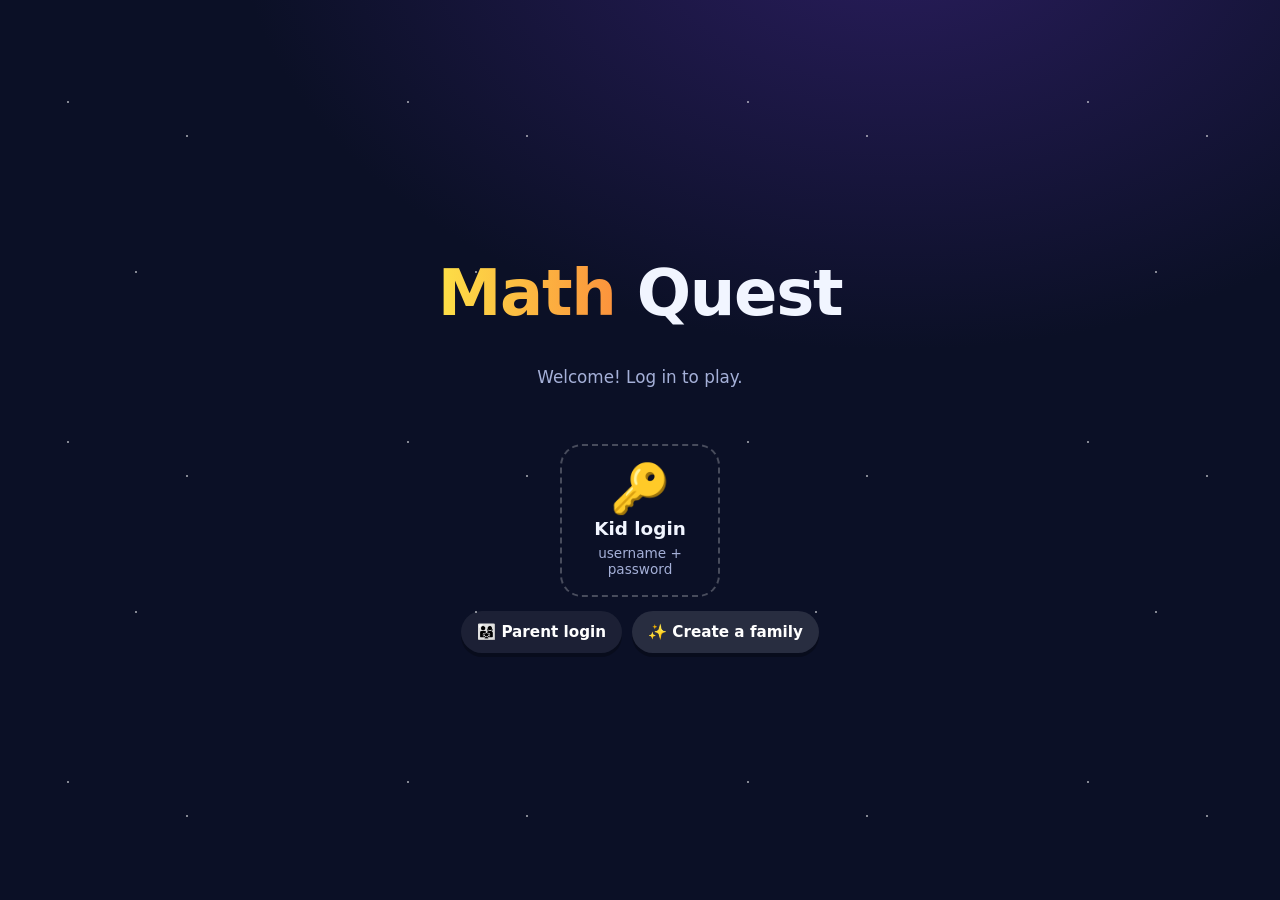
<file: index.html>
<!doctype html>
<html lang="en">
<head>
<meta charset="utf-8">
<meta name="viewport" content="width=device-width, initial-scale=1, viewport-fit=cover, maximum-scale=1, user-scalable=no">
<title>Math Quest</title>
<meta name="description" content="A fun math facts adventure for kids — addition, subtraction, multiplication, division.">
<meta name="theme-color" content="#0b1026">
<link rel="manifest" href="manifest.webmanifest">
<link rel="icon" href="icon.svg" type="image/svg+xml">
<link rel="apple-touch-icon" href="icon-192.png">
<meta name="apple-mobile-web-app-capable" content="yes">
<meta name="mobile-web-app-capable" content="yes">
<meta name="apple-mobile-web-app-status-bar-style" content="black-translucent">
<meta name="apple-mobile-web-app-title" content="Math Quest">
<link rel="stylesheet" href="css/style.css">
</head>
<body>
<div class="stars-bg" aria-hidden="true"></div>
<canvas id="confetti" aria-hidden="true"></canvas>
<main id="app"></main>
<script type="module" src="js/app.js"></script>
<script>
if ('serviceWorker' in navigator) {
  window.addEventListener('load', () => navigator.serviceWorker.register('sw.js').catch(()=>{}));
}
</script>
</body>
</html>
</file>
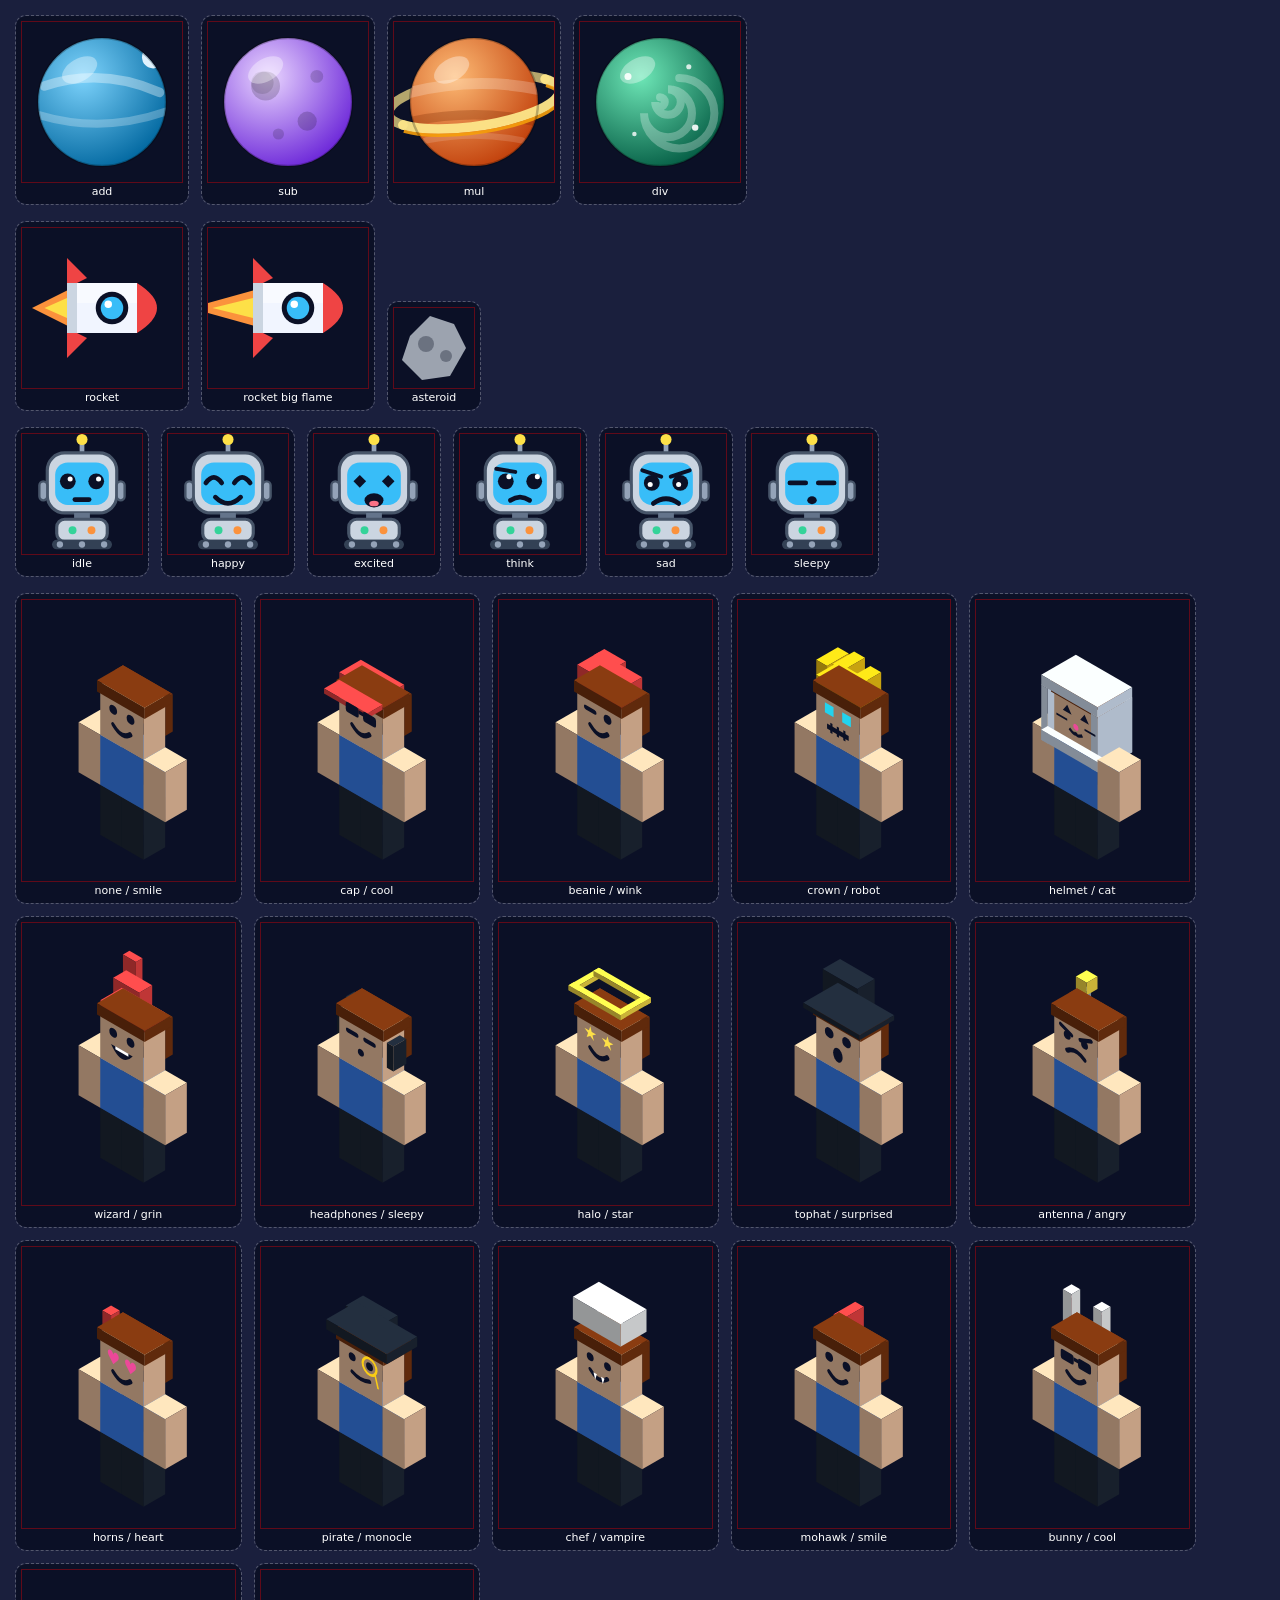
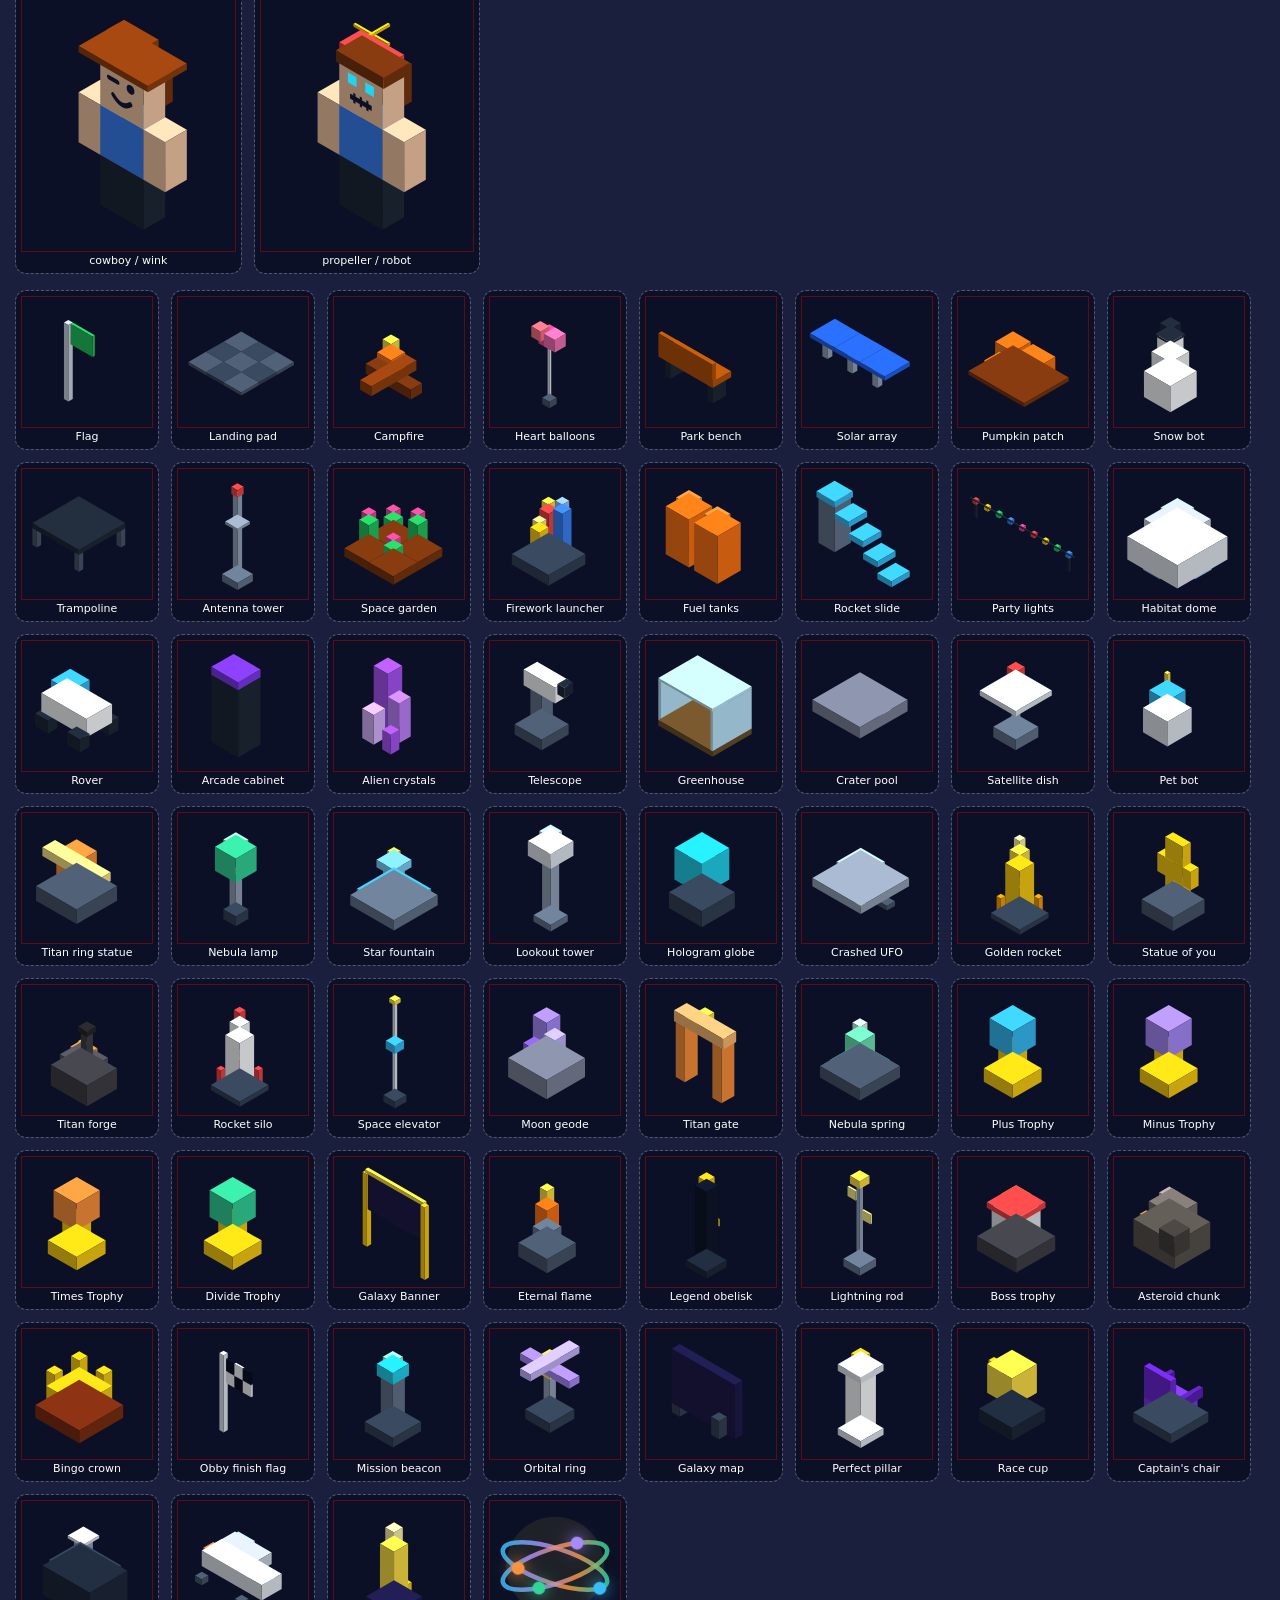
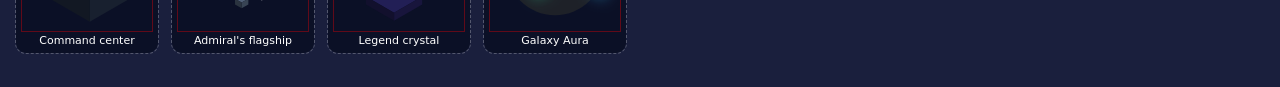
<file: _gallery.html>
<!doctype html><meta charset="utf-8"><body style="background:#1a1f3d;margin:0;padding:16px;color:#fff;font-family:system-ui">
<style>.g{display:flex;flex-wrap:wrap;gap:14px;align-items:flex-end;margin-bottom:18px} .c{background:#0b1026;border-radius:10px;padding:6px;text-align:center;font-size:11px;outline:1px dashed rgba(255,255,255,.25)} .c svg{outline:1px solid rgba(255,0,0,.35)}</style>
<div class="g" id="planets"></div><div class="g" id="rocketrow"></div><div class="g" id="boltrow"></div><div class="g" id="figs"></div><div class="g" id="items"></div>
<script type="module">
import { planet, rocket, asteroid } from './js/art.js';
import { bolt } from './js/companion.js';
import { figure, HATS, FACES } from './js/voxel.js';
import { itemPreview, ITEM_ORDER, ITEMS } from './js/base.js';
const box=(html,label)=>`<div class="c">${html}<br>${label}</div>`;
planets.innerHTML=['add','sub','mul','div'].map(op=>box(planet(op,160),op)).join('');
rocketrow.innerHTML=box(rocket(160,1),'rocket')+box(rocket(160,1.8),'rocket big flame')+box(asteroid(80),'asteroid');
boltrow.innerHTML=['idle','happy','excited','think','sad','sleepy'].map(m=>box(bolt(m,120),m)).join('');
const hats=Object.keys(HATS), faces=Object.keys(FACES);
figs.innerHTML=hats.map((h,i)=>box(figure({hat:h,face:faces[i%faces.length],shirt:'#3b82f6',hatColor:'#ef4444'},{size:150}),h+' / '+faces[i%faces.length])).join('');
const kid={avatarCfg:{shirt:'#22c55e'}};
items.innerHTML=ITEM_ORDER.map(k=>box(itemPreview(k,kid).replace(/width="[^"]+" height="[^"]+"/,'width="130" height="130"'),ITEMS[k].name)).join('');
</script>
</file>
<file: css/style.css>
:root {
  --bg: #0b1026; --bg2: #141b3d; --card: rgba(255,255,255,.07); --card2: rgba(255,255,255,.12);
  --text: #f1f5ff; --muted: #a5b0d8; --primary: #7c3aed; --primary2: #2563eb; --accent: #fde047;
  --ok: #34d399; --bad: #fb7185; --radius: 22px;
  --key: clamp(44px, 9.5vh, 84px);
}
* { box-sizing: border-box; -webkit-tap-highlight-color: transparent; }
html, body { margin: 0; height: 100%; overscroll-behavior: none; }
body {
  font-family: ui-rounded, "SF Pro Rounded", "Nunito", "Segoe UI", system-ui, -apple-system, sans-serif;
  background: radial-gradient(1200px 800px at 70% -10%, #2a1d5e 0%, var(--bg) 55%) fixed;
  color: var(--text); overflow: hidden; -webkit-user-select: none; user-select: none;
  -webkit-text-size-adjust: 100%; touch-action: manipulation; overscroll-behavior: none;
}
button, input { font: inherit; }
button { cursor: pointer; color: inherit; border: 0; background: none; touch-action: manipulation; }
button:disabled { cursor: default; }
.stars-bg { position: fixed; inset: 0; pointer-events: none; z-index: 0;
  background-image: radial-gradient(1.5px 1.5px at 20% 30%, #fff 50%, transparent 51%), radial-gradient(1px 1px at 70% 60%, #fff 50%, transparent 51%),
    radial-gradient(1.5px 1.5px at 40% 80%, #fff 50%, transparent 51%), radial-gradient(1px 1px at 85% 15%, #fff 50%, transparent 51%),
    radial-gradient(1px 1px at 10% 70%, #fff 50%, transparent 51%), radial-gradient(2px 2px at 55% 40%, #fff 50%, transparent 51%),
    radial-gradient(1px 1px at 30% 10%, #fff 50%, transparent 51%), radial-gradient(1px 1px at 92% 85%, #fff 50%, transparent 51%);
  background-size: 340px 340px; opacity: .5; animation: drift 120s linear infinite; }
@keyframes drift { to { background-position: 0 340px; } }
#confetti { position: fixed; inset: 0; pointer-events: none; z-index: 50; width: 100%; height: 100%; }
#app { position: relative; z-index: 1; height: 100vh; height: 100dvh; display: flex; flex-direction: column; overflow-y: auto; overflow-x: hidden;
  padding: max(12px, env(safe-area-inset-top)) max(14px, env(safe-area-inset-right)) max(14px, env(safe-area-inset-bottom)) max(14px, env(safe-area-inset-left)); }

h1, h2, h3 { margin: .2em 0; line-height: 1.15; }
h2 { font-size: clamp(1.4rem, 4vw, 2rem); text-align: center; }
.logo { font-size: clamp(2.4rem, 8vw, 4rem); font-weight: 900; text-align: center; letter-spacing: -.02em; }
.logo span { background: linear-gradient(90deg, #fde047, #fb923c); -webkit-background-clip: text; background-clip: text; color: transparent; }
.sub { color: var(--muted); text-align: center; font-size: 1.05rem; max-width: 34rem; margin: .4em auto; line-height: 1.45; }
.sub.left { text-align: left; margin-left: 0; }
.center-col { margin: auto; display: flex; flex-direction: column; align-items: center; gap: 14px; width: 100%; max-width: 720px; padding: 10px 0; }
.center-col.narrow { max-width: 460px; }
.row { display: flex; gap: 10px; justify-content: center; width: 100%; max-width: 420px; }
.row > .btn { flex: 1 1 0; min-width: 0; }
.row.wrap { flex-wrap: wrap; justify-content: center; max-width: none; }
.row.wrap > .btn { flex: 0 1 auto; }
.col { display: flex; flex-direction: column; align-items: center; gap: 10px; width: 100%; }
.col > .btn { width: 100%; max-width: 420px; }
.link { color: var(--muted); text-decoration: underline; padding: 12px; font-size: 1rem; }
.err { color: var(--bad); min-height: 1.3em; margin: 0; font-weight: 600; }

.btn { border-radius: 999px; padding: 14px 22px; font-weight: 800; font-size: 1.1rem; background: var(--card2); color: #fff;
  box-shadow: 0 4px 0 rgba(0,0,0,.25); transition: transform .08s, filter .15s; min-height: 52px; }
.btn:active { transform: translateY(3px); box-shadow: 0 1px 0 rgba(0,0,0,.25); }
.btn.primary { background: linear-gradient(135deg, var(--primary), var(--primary2)); }
.btn.accent { background: linear-gradient(135deg, #f59e0b, #ef4444); }
.btn.ghost { background: var(--card); }
.btn.danger { background: #7f1d1d; }
.btn.huge { font-size: clamp(1.2rem, 3.5vw, 1.6rem); padding: 18px 34px; min-height: 64px; width: 100%; max-width: 420px; margin: 0 auto; }
.btn.small { font-size: .95rem; padding: 10px 16px; min-height: 42px; }

/* Login */
.kid-grid { display: flex; flex-wrap: wrap; justify-content: center; gap: 14px; width: 100%; }
.kid-grid > .kid-card { flex: 0 0 160px; }
.kid-card { background: var(--card); border-radius: var(--radius); padding: 18px 10px; display: flex; flex-direction: column; align-items: center; gap: 6px;
  border: 2px solid transparent; transition: transform .12s, border-color .12s; }
.kid-card:hover, .kid-card:focus-visible { border-color: var(--primary); transform: translateY(-3px); }
.kid-card.add { border: 2px dashed rgba(255,255,255,.25); background: transparent; }
.avatar { font-size: 3rem; line-height: 1; }
.avatar.big { font-size: 4.5rem; }
.kname { font-weight: 800; font-size: 1.15rem; }
.lvl { color: var(--muted); font-size: .85rem; }
.field { display: flex; flex-direction: column; gap: 6px; width: 100%; font-weight: 700; color: var(--muted); }
.field input { background: var(--card); color: #fff; border: 2px solid rgba(255,255,255,.15); border-radius: 14px; padding: 14px; font-size: 1.2rem; width: 100%; outline: none; -webkit-user-select: text; user-select: text; }
.field input:focus { border-color: var(--primary); }
.avatar-grid { display: grid; grid-template-columns: repeat(6, 1fr); gap: 8px; width: 100%; }
.av { font-size: 2rem; background: var(--card); border-radius: 14px; padding: 8px 0; border: 2px solid transparent; }
.av.sel { border-color: var(--accent); background: var(--card2); transform: scale(1.08); }
.pin-dots { display: flex; gap: 14px; }
.pin-dots span { width: 18px; height: 18px; border-radius: 50%; background: rgba(255,255,255,.15); border: 2px solid rgba(255,255,255,.3); }
.pin-dots span.on { background: var(--accent); border-color: var(--accent); }
.shake { animation: shake .35s; }
@keyframes shake { 20%, 60% { transform: translateX(-8px); } 40%, 80% { transform: translateX(8px); } }

/* Top bar */
.topbar { display: flex; align-items: center; gap: 12px; padding: 4px 0 10px; width: 100%; max-width: 900px; margin: 0 auto; }
.iconbtn { font-size: 1.6rem; width: 48px; height: 48px; border-radius: 50%; background: var(--card); display: grid; place-items: center; flex: none; }
.who { flex: 1; min-width: 0; }
.who b { font-size: 1.1rem; }
.who small { color: var(--muted); display: block; }
.xpbar { height: 8px; background: rgba(255,255,255,.12); border-radius: 99px; overflow: hidden; margin: 3px 0; max-width: 260px; }
.xpbar i { display: block; height: 100%; background: linear-gradient(90deg, #fde047, #fb923c); border-radius: 99px; transition: width .6s; }
.stars { font-weight: 900; font-size: 1.2rem; background: var(--card); padding: 8px 14px; border-radius: 999px; white-space: nowrap; }

/* Home */
.planets { display: grid; grid-template-columns: repeat(auto-fit, minmax(170px, 1fr)); gap: 12px; width: 100%; max-width: 900px; margin: 6px auto; }
.planet { position: relative; background: var(--card); border-radius: var(--radius); padding: 16px 10px 14px; display: flex; flex-direction: column; align-items: center; gap: 4px;
  border: 2px solid transparent; transition: transform .15s, border-color .15s; }
.planet:not(:disabled):hover { transform: translateY(-4px); border-color: var(--c); }
.planet.suggested { border-color: var(--c); box-shadow: 0 0 0 4px color-mix(in srgb, var(--c) 25%, transparent), 0 10px 30px -10px var(--c); }
.planet.locked { opacity: .45; filter: grayscale(.6); }
.ring { display: block; }
.porb { --s: 116px; position: relative; width: var(--s); height: var(--s); display: grid; place-items: center; }
.porb .ring { position: absolute; inset: 0; width: 100%; height: 100%; }
.porb .planet-art { width: 70%; height: 70%; position: absolute; left: 15%; top: 15%; }
.porb .planet-art { filter: drop-shadow(0 6px 14px rgba(0,0,0,.45)); transition: transform .2s; }
.planet:not(:disabled):hover .planet-art { transform: scale(1.06); }
.plock { position: absolute; font-size: 1.8rem; }
.pship { position: absolute; right: -10px; top: -8px; transform: rotate(-35deg); animation: hover 2.2s ease-in-out infinite; filter: drop-shadow(0 2px 6px rgba(0,0,0,.5)); }
@keyframes hover { 50% { transform: rotate(-35deg) translateY(-5px); } }
.ppct { font-weight: 900; font-size: 1.05rem; color: var(--c); margin-top: 2px; }
.pname { font-weight: 900; font-size: 1.1rem; margin-top: 6px; }
.psub { color: var(--muted); font-size: .85rem; }
.tag { position: absolute; top: -10px; left: 50%; transform: translateX(-50%); background: var(--accent); color: #1e1b4b; font-weight: 900; font-size: .8rem; padding: 4px 10px; border-radius: 99px; animation: bob 1.4s ease-in-out infinite; }
@keyframes bob { 50% { transform: translate(-50%, -4px); } }
.cta { display: flex; justify-content: center; padding: 14px 0 6px; width: 100%; max-width: 900px; margin: 0 auto; }
.cta > .btn.huge { margin: 0; }
.collection { width: 100%; max-width: 900px; margin: 6px auto 10px; }
.collection h3 small { color: var(--muted); font-weight: 600; }
.crew { display: flex; gap: 8px; overflow-x: auto; padding: 6px 2px 10px; scrollbar-width: thin; }
.crew-card { flex: none; background: var(--card); border-radius: 16px; padding: 8px 10px; display: flex; flex-direction: column; align-items: center; min-width: 72px; }
.crew-card b { font-size: 1.9rem; }
.crew-card small { color: var(--muted); font-size: .75rem; }
.crew-card.locked { opacity: .5; border: 1px dashed rgba(255,255,255,.3); }

/* Play */
.topbar.play .progress { flex: 1; display: flex; flex-direction: column; gap: 4px; min-width: 0; }
.topbar.play small { color: var(--muted); font-weight: 700; }
.dots { display: flex; gap: 4px; }
.dots i { flex: 1; height: 10px; border-radius: 99px; background: rgba(255,255,255,.14); }
.dots i.ok { background: var(--ok); } .dots i.teach { background: var(--accent); opacity: .7; } .dots i.bad { background: var(--bad); } .dots i.cur { background: var(--accent); animation: pulse 1s infinite; }
@keyframes pulse { 50% { opacity: .5; } }
.timer { height: 12px; background: rgba(255,255,255,.14); border-radius: 99px; overflow: hidden; }
.timer i { display: block; height: 100%; background: linear-gradient(90deg, #fde047, #ef4444); }
.combo { text-align: center; font-weight: 900; font-size: 1.3rem; color: var(--accent); min-height: 1.6em; opacity: 0; transition: opacity .2s; }
.combo.show { opacity: 1; animation: popin .3s; }
.qwrap { flex: 1; display: flex; flex-direction: column; align-items: center; justify-content: center; gap: 8px; min-height: 110px; border-radius: var(--radius); transition: background .2s; }
.qwrap.right { background: rgba(52,211,153,.12); } .qwrap.wrong { background: rgba(251,113,133,.12); animation: shake .35s; }
.question { font-size: clamp(2.2rem, min(9vw, 13vh), 5.5rem); font-weight: 900; letter-spacing: .02em; font-variant-numeric: tabular-nums; }
.sym { font-weight: 900; }
.answer { font-size: clamp(2.4rem, min(10vw, 14vh), 6rem); font-weight: 900; min-height: 1.2em; min-width: 2.2em; text-align: center; border-bottom: 6px solid rgba(255,255,255,.3); line-height: 1.15; font-variant-numeric: tabular-nums; }
.answer.good { color: var(--ok); border-color: var(--ok); } .answer.bad { color: var(--bad); border-color: var(--bad); }
.caret { display: inline-block; width: .5em; border-right: 4px solid var(--accent); animation: pulse .9s infinite; }
.feedback { font-size: clamp(1.1rem, 3.5vw, 1.6rem); font-weight: 800; min-height: 1.6em; text-align: center; }
.feedback .pop { animation: popin .25s; display: inline-block; }
.feedback .gain { color: var(--accent); animation: rise .7s; display: inline-block; }
@keyframes popin { from { transform: scale(.5); opacity: 0; } }
@keyframes rise { from { transform: translateY(10px); opacity: 0; } }
.numpad { display: grid; grid-template-columns: repeat(3, minmax(0, 1fr)); gap: clamp(6px, 1.2vh, 10px); width: 100%; max-width: 420px; margin: 8px auto 0; }
.key { height: var(--key); border-radius: 18px; background: var(--card2); font-size: clamp(1.5rem, 4.5vh, 2.2rem); font-weight: 900; box-shadow: 0 4px 0 rgba(0,0,0,.3); transition: transform .05s, box-shadow .05s; }
.key:active { transform: translateY(3px); box-shadow: 0 1px 0 rgba(0,0,0,.3); background: rgba(255,255,255,.22); }
.key.del { background: rgba(251,113,133,.25); } .key.ok { background: rgba(52,211,153,.3); }
@media (min-width: 900px) and (min-height: 600px) {
  #app.screen-play { display: grid; grid-template-rows: auto auto 1fr; grid-template-columns: 1fr 440px; column-gap: 24px; max-width: 1100px; margin: 0 auto; align-content: start; }
  #app.screen-play .topbar, #app.screen-play .combo { grid-column: 1 / -1; }
  #app.screen-play .qwrap { grid-column: 1; min-height: 360px; } #app.screen-play .question { font-size: 6.5rem; } #app.screen-play .answer { font-size: 7rem; } #app.screen-play .fuel { font-size: 7rem; } #app.screen-play { --key: 84px; }
  #app.screen-play .numpad { grid-column: 2; align-self: center; }
}

/* Summary */
.summary .bigstars { font-size: clamp(2.4rem, 8vw, 4rem); font-weight: 900; color: var(--accent); animation: popin .4s; }
.summary .line { margin: 0; text-align: center; font-size: 1.1rem; color: var(--muted); } .summary .line b { color: #fff; }
.unlock { background: var(--card); border: 2px solid var(--c); border-radius: var(--radius); padding: 14px 20px; text-align: center; font-size: 1.2rem; animation: popin .5s; box-shadow: 0 0 30px -6px var(--c); }
.unlock small { color: var(--muted); }

/* Parent */
.parent { width: 100%; max-width: 900px; margin: 0 auto; display: flex; flex-direction: column; gap: 14px; }
.pkid { background: var(--card); border-radius: var(--radius); padding: 16px; display: flex; flex-direction: column; gap: 10px; }
.pkid h3 { display: flex; flex-wrap: wrap; align-items: baseline; gap: 10px; }
.pkid h3 small { color: var(--muted); font-weight: 600; font-size: .85rem; }
.pops { display: flex; flex-direction: column; gap: 8px; }
.pop-row { background: rgba(0,0,0,.2); border-radius: 14px; padding: 10px 12px; }
.pop-row summary { cursor: pointer; display: flex; justify-content: space-between; flex-wrap: wrap; gap: 6px; font-weight: 800; list-style: none; }
.pop-row summary::-webkit-details-marker { display: none; }
.pstat { color: var(--muted); font-weight: 600; font-size: .9rem; }
.grid-wrap { margin: 10px 0 6px; overflow-x: auto; }
.fgrid { display: grid; gap: 2px; max-width: 440px; font-size: .72rem; color: var(--muted); }
.fgrid b { display: grid; place-items: center; font-weight: 700; }
.fgrid i { aspect-ratio: 1; border-radius: 3px; background: rgba(255,255,255,.08); min-width: 14px; }
.legend { color: var(--muted); font-size: .8rem; display: flex; align-items: center; gap: 4px; flex-wrap: wrap; margin-top: 6px; }
.legend i { width: 12px; height: 12px; border-radius: 3px; display: inline-block; margin-left: 8px; }
.b0 { background: rgba(255,255,255,.08) !important; } .b1 { background: #7f1d1d !important; } .b2 { background: #b45309 !important; }
.b3 { background: #15803d !important; } .b4 { background: #22c55e !important; } .b5 { background: #fde047 !important; }

@media (prefers-reduced-motion: reduce) { *, *::before, *::after { animation: none !important; transition: none !important; } }
@media (max-height: 520px) { .question { font-size: 2.2rem; } .answer { font-size: 2.4rem; } .qwrap { min-height: 90px; } :root { --key: 48px; } }
@media (max-width: 640px) {
  .topbar { order: -2; } .cta { order: -1; padding: 6px 0 10px; }
  .planets { grid-template-columns: repeat(2, 1fr); gap: 10px; }
  .planet { padding: 12px 6px 12px; } .pemoji { font-size: 1.6rem; top: 8px; right: 8px; }
  .porb { --s: 100px; }
  #app.screen-home .who small { display: none; } .stars { font-size: 1rem; padding: 6px 10px; }
}

/* Daily / badges / planet / boss */
.daily { display: flex; gap: 10px; flex-wrap: wrap; justify-content: center; width: 100%; max-width: 900px; margin: 0 auto 8px; }
.chip { background: var(--card); border-radius: 999px; padding: 8px 14px; font-weight: 800; display: flex; align-items: center; gap: 8px; font-size: .95rem; }
.chip.hot { background: linear-gradient(135deg, rgba(251,146,60,.35), rgba(239,68,68,.35)); }
.chip.goal span { color: var(--muted); font-weight: 600; }
.chip.goal i { display: flex; gap: 4px; } .chip.goal b { width: 14px; height: 14px; border-radius: 50%; background: rgba(255,255,255,.15); display: block; } .chip.goal b.on { background: var(--ok); }
.fams { display: flex; flex-wrap: wrap; justify-content: center; gap: 8px; width: 100%; }
.fams > .fam { flex: 0 0 92px; }
.fam { background: linear-gradient(to top, color-mix(in srgb, var(--c) 45%, transparent) var(--p), var(--card) var(--p)); border-radius: 14px; padding: 10px 4px; display: flex; flex-direction: column; align-items: center; border: 2px solid transparent; min-height: 64px; }
.fam:hover { border-color: var(--c); } .fam b { font-size: 1.3rem; } .fam small { color: var(--muted); }
.btn.boss { background: linear-gradient(135deg, #be123c, #7e22ce); }
.btn:disabled { opacity: .5; }
.bossbar { display: flex; align-items: center; gap: 8px; }
.bossface { font-size: 1.8rem; transition: transform .1s; } .bossface.hurt { transform: scale(1.3) rotate(-12deg); filter: brightness(2); }
.hp { flex: 1; height: 14px; background: rgba(255,255,255,.14); border-radius: 99px; overflow: hidden; }
.hp i { display: block; height: 100%; background: linear-gradient(90deg, #ef4444, #fb923c); transition: width .3s; }
.unlock.badge { font-size: 1.05rem; padding: 10px 16px; }
.week { display: flex; align-items: center; gap: 6px; flex-wrap: wrap; }
.day { width: 36px; height: 44px; border-radius: 10px; background: rgba(255,255,255,.06); display: flex; flex-direction: column; align-items: center; justify-content: center; }
.day.on { background: rgba(52,211,153,.3); } .day b { font-size: .95rem; min-height: 1.1em; } .day small { color: var(--muted); font-size: .7rem; }

#toast { position: fixed; left: 50%; bottom: max(16px, env(safe-area-inset-bottom)); transform: translate(-50%, 20px); background: #7f1d1d; color: #fff; padding: 12px 18px; border-radius: 14px; font-weight: 700; opacity: 0; transition: .3s; z-index: 100; max-width: 90vw; }
#toast.show { opacity: 1; transform: translate(-50%, 0); }

/* Teach cards */
.qwrap.teach { background: rgba(253,224,71,.07); border: 2px dashed rgba(253,224,71,.35); padding: 10px 14px; }
.teachtag { font-weight: 900; color: var(--accent); font-size: 1.1rem; animation: popin .3s; }
.question .shown { color: var(--accent); animation: popin .4s; }
.viz { display: flex; flex-direction: column; gap: 4px; align-items: center; }
.tf { display: grid; grid-template-columns: repeat(5, 1fr); gap: 4px; padding: 4px; border: 2px solid rgba(255,255,255,.25); border-radius: 8px; }
.tf:nth-child(odd) { margin-right: 0; }
.viz.arr { display: grid; gap: 3px; max-width: min(90vw, 420px); }
.viz i { width: clamp(10px, 2.2vh, 18px); height: clamp(10px, 2.2vh, 18px); border-radius: 50%; background: #38bdf8; display: block; }
.viz i.db { background: #fb923c; } .viz i.dx { background: rgba(255,255,255,.15); position: relative; }
.viz i.dx::after { content: '✕'; position: absolute; inset: 0; font-size: 11px; color: var(--bad); display: grid; place-items: center; }
.viz.arr i { width: clamp(7px, 1.6vh, 14px); height: clamp(7px, 1.6vh, 14px); }
.viz.empty, .vizcap { color: var(--muted); font-weight: 700; font-size: .9rem; }
.tip { background: rgba(255,255,255,.08); border-radius: 12px; padding: 8px 14px; font-weight: 700; max-width: 34rem; text-align: center; font-size: clamp(.95rem, 2.5vw, 1.1rem); }
.qwrap.teach .answer { font-size: clamp(2rem, 8vw, 4rem); min-height: 1.1em; }
.qwrap.teach .question { font-size: clamp(2rem, min(7vw, 9vh), 4rem); }
.cta { flex-wrap: wrap; gap: 10px; flex-direction: column; align-items: center; }
.hint { background: var(--card); border-radius: 16px; padding: 12px 16px; max-width: 34rem; text-align: center; line-height: 1.5; color: var(--muted); display: flex; flex-wrap: wrap; gap: 8px; align-items: center; justify-content: center; }
.hint b { color: #fff; } .ios-share { display: inline-block; border: 2px solid currentColor; border-radius: 5px; padding: 0 5px; font-weight: 900; }

/* Race */
.racebar { display: flex; align-items: center; gap: 10px; font-weight: 800; }
.racer { background: var(--card); padding: 4px 10px; border-radius: 999px; opacity: .55; } .racer.active { opacity: 1; box-shadow: 0 0 0 2px var(--accent); }
.racer b { color: var(--accent); margin-left: 4px; } .vs { color: var(--muted); font-size: .8rem; }
.kid-card.sel { border-color: var(--accent); background: var(--card2); }
/* Weekly */
.weekly { display: flex; flex-wrap: wrap; gap: 6px 14px; align-items: center; background: rgba(0,0,0,.2); border-radius: 12px; padding: 8px 12px; font-size: .9rem; }
.weekly b { color: var(--accent); } .weekly i { font-style: normal; font-size: .8rem; color: var(--muted); } .weekly i.up { color: var(--ok); } .weekly i.down { color: var(--bad); }
/* Certificate */
.cert { margin: auto; width: 100%; max-width: 820px; padding: 10px; }
.cert-inner { background: #fffdf5; color: #1e1b4b; border: 12px double #c9a227; border-radius: 8px; padding: clamp(20px, 5vw, 56px); text-align: center; font-family: Georgia, "Times New Roman", serif; }
.cert-emoji { font-size: 3.5rem; } .cert-title { font-size: clamp(1.6rem, 5vw, 2.6rem); font-weight: 700; letter-spacing: .08em; text-transform: uppercase; color: #8a6d1d; margin: 6px 0 14px; }
.cert-sub { color: #555; font-style: italic; margin: 6px 0; } .cert-name { font-size: clamp(1.8rem, 6vw, 3rem); font-weight: 700; margin: 6px 0; }
.cert-planet { font-size: clamp(1.4rem, 4.5vw, 2.2rem); font-weight: 700; color: #3730a3; margin: 4px 0 12px; }
.cert-stats { color: #555; margin-top: 10px; } .cert-date { margin-top: 22px; color: #777; font-size: .95rem; border-top: 1px solid #ddd; padding-top: 12px; }
@media print { body { background: #fff !important; } .noprint, .stars-bg, #confetti { display: none !important; } #app { height: auto; padding: 0; } .cert { max-width: none; } .cert-inner { border-color: #c9a227; } }
.hint.ios { flex-direction: column; align-items: flex-start; text-align: left; }
.hint ol { margin: 4px 0 0 18px; padding: 0; color: var(--text); line-height: 1.7; }
.hint.ios .link { align-self: center; }

.center-col > h3 { text-align: center; width: 100%; }
.center-col > details { width: 100%; }

.pkid .controls { display: flex; flex-wrap: wrap; gap: 8px; align-items: center; }
.pkid .controls .lbl { color: var(--muted); font-size: .9rem; font-weight: 700; margin-right: 4px; }
.pkid .controls .muted { color: var(--muted); font-size: .85rem; }
.pop-row .row.wrap { justify-content: flex-start; margin-top: 6px; }
.topbar .btn.small { flex: none; }

/* Flight track */
.track { position: relative; height: 54px; margin: 0 48px 0 8px; }
.track::before { content: ''; position: absolute; left: 0; right: 0; top: 50%; border-top: 3px dashed rgba(255,255,255,.18); }
.trail { position: absolute; inset: 0; }
.trail i { position: absolute; top: 50%; width: 12px; height: 12px; margin: -6px 0 0 -6px; border-radius: 50%; background: rgba(255,255,255,.12); display: grid; place-items: center; }
.trail i.ok { background: var(--accent); box-shadow: 0 0 8px var(--accent); } .trail i.teach { background: #a78bfa; } .trail i.bad { background: transparent; }
.trail i.cur { background: rgba(255,255,255,.35); animation: pulse 1s infinite; }
.ship { position: absolute; top: 50%; transform: translate(-35%, -78%); transition: left .45s cubic-bezier(.2,.9,.3,1.2); filter: drop-shadow(0 3px 6px rgba(0,0,0,.7)); }
.ship svg { width: 48px; height: 48px; }
.ship .flame { animation: flicker .12s infinite alternate; }
@keyframes flicker { to { opacity: .7; transform: scaleX(.85); } }
.dest { position: absolute; right: -48px; top: 50%; transform: translateY(-50%); filter: drop-shadow(0 3px 8px rgba(0,0,0,.5)); }
/* Fuel timer */
.fuel { font-size: clamp(2.4rem, min(10vw, 14vh), 6rem); width: 2.2em; height: 8px; border-radius: 99px; background: rgba(255,255,255,.12); overflow: hidden; margin-top: 4px; }
.fuel i { display: block; height: 100%; width: 100%; background: linear-gradient(90deg, #34d399, #fde047, #fb923c); animation: fuel linear forwards; transform-origin: left; }
.fuel i.stop { animation-play-state: paused; }
@keyframes fuel { from { transform: scaleX(1); } to { transform: scaleX(0); } }
/* Juice */
.answer.pop { animation: bigpop .35s; }
@keyframes bigpop { 30% { transform: scale(1.18); } }
.float-gain { position: fixed; transform: translate(-50%, 0); font-weight: 900; font-size: 1.6rem; color: var(--accent); pointer-events: none; z-index: 60; animation: floatup .9s ease-out forwards; text-shadow: 0 2px 8px rgba(0,0,0,.6); }
@keyframes floatup { to { transform: translate(-50%, -90px); opacity: 0; } }
.rating { font-size: 3rem; line-height: 1; display: flex; gap: 6px; }
.rating span { color: rgba(255,255,255,.15); } .rating span.on { color: var(--accent); animation: starin .5s backwards; text-shadow: 0 0 18px rgba(253,224,71,.6); }
@keyframes starin { from { transform: scale(0) rotate(-30deg); opacity: 0; } 60% { transform: scale(1.3); } }
@media (max-width: 640px) { .track { margin-right: 42px; height: 46px; } .ship { transform: translate(-35%, -62%); } .ship svg { width: 36px; height: 36px; } .dest svg { width: 28px; height: 28px; } }

/* Asteroid Blaster */
#app.screen-asteroids { overflow: hidden; }
.btn.game { background: linear-gradient(135deg, #0ea5e9, #6366f1); }
.afield { position: relative; flex: 1; min-height: 320px; width: 100%; max-width: 900px; margin: 0 auto; border-radius: var(--radius); overflow: hidden; background: radial-gradient(600px 300px at 50% 110%, rgba(56,189,248,.12), transparent); touch-action: manipulation; }
.afield .combo { position: absolute; top: 6px; left: 0; right: 0; z-index: 3; }
.rocks { position: absolute; inset: 0; }
.rock { position: absolute; top: 0; left: 0; border-radius: 46% 54% 50% 50% / 55% 45% 55% 45%; background: radial-gradient(circle at 35% 30%, #9ca3af, #4b5563 60%, #1f2937); color: #fff; font-weight: 900; font-size: 1.5rem; display: grid; place-items: center; box-shadow: inset -6px -6px 0 rgba(0,0,0,.25), 0 6px 14px rgba(0,0,0,.5); cursor: pointer; will-change: transform; transition: opacity .3s; }
.rock small { position: absolute; bottom: 4px; right: 8px; font-size: .65rem; opacity: .6; }
.rock.boom { animation: boom .4s forwards; } @keyframes boom { 50% { transform: scale(1.4); filter: brightness(3); } to { transform: scale(0); opacity: 0; } }
.rock.fade { opacity: 0; } .rock.crack { background: radial-gradient(circle at 35% 30%, #fca5a5, #7f1d1d 60%, #1f2937); animation: shake .3s; }
.rock.reveal { outline: 4px solid var(--ok); box-shadow: 0 0 24px var(--ok); }
.ship-base { position: absolute; left: 0; right: 0; bottom: 8px; display: flex; flex-direction: column; align-items: center; gap: 4px; pointer-events: none; }
.ship-base .rocket-art { transform: rotate(-90deg); filter: drop-shadow(0 4px 10px rgba(0,0,0,.6)); }
.ship-q { background: rgba(11,16,38,.85); border: 2px solid rgba(255,255,255,.2); border-radius: 16px; padding: 6px 18px; font-size: clamp(1.5rem, 5vw, 2.4rem); font-weight: 900; font-variant-numeric: tabular-nums; white-space: nowrap; }
.ship-q .bad { color: var(--bad); font-size: clamp(1rem, 3.5vw, 1.3rem); }
.laser { display: none; position: absolute; width: 6px; margin-left: -3px; background: linear-gradient(#fff, var(--accent)); border-radius: 3px; box-shadow: 0 0 12px var(--accent); z-index: 2; }
.shield-flash { position: absolute; inset: 0; pointer-events: none; background: rgba(251,113,133,.35); opacity: 0; }
.shield-flash.on { animation: flash .5s; } @keyframes flash { from { opacity: 1; } to { opacity: 0; } }
.hintline { margin: 6px auto 0; font-size: .9rem; }
@media (max-width: 640px) { .rock { font-size: 1.3rem; } .ship-base .rocket-art { width: 48px; height: 48px; } }
@media (hover: none) { .kbd-only { display: none; } }

/* Game room */
.gameroom { display: grid; grid-template-columns: repeat(auto-fit, minmax(150px, 1fr)); gap: 10px; width: 100%; max-width: 640px; }
.gcard { min-height: 128px; justify-content: flex-start; background: linear-gradient(160deg, rgba(255,255,255,.12), rgba(255,255,255,.05)); border: 2px solid rgba(255,255,255,.1); border-radius: 18px; padding: 14px 10px; display: flex; flex-direction: column; align-items: center; gap: 4px; text-align: center; transition: transform .12s, border-color .12s; }
.gcard:hover { transform: translateY(-3px); border-color: var(--accent); }
.gcard b { font-size: 2.2rem; } .gcard span { font-weight: 900; white-space: nowrap; } .gcard small { color: var(--muted); font-size: .78rem; line-height: 1.3; }
/* Smoothie shop + farm shared */
.shop, .farm { flex: 1; display: flex; flex-direction: column; align-items: center; gap: 12px; width: 100%; max-width: 640px; margin: 0 auto; padding-top: 6px; }
.customer { display: flex; align-items: center; gap: 12px; width: 100%; }
.customer .face { font-size: 3.2rem; line-height: 1; transition: transform .3s; }
.customer .face.happy { transform: scale(1.2) rotate(-8deg); } .customer .face.sad { transform: scale(.9) rotate(8deg); filter: grayscale(.4); }
.bubble { flex: 1; background: #fff; color: #1e1b4b; border-radius: 18px; padding: 12px 16px; font-weight: 700; font-size: clamp(1rem, 3vw, 1.25rem); position: relative; }
.bubble::before { content: ''; position: absolute; left: -10px; top: 22px; border: 8px solid transparent; border-right-color: #fff; border-left: 0; }
.frames { display: flex; flex-wrap: wrap; gap: 14px; justify-content: center; align-items: center; }
.tenframe { display: grid; grid-template-columns: repeat(5, 1fr); gap: 4px; padding: 5px; border: 3px solid rgba(255,255,255,.35); border-radius: 10px; background: rgba(0,0,0,.2); }
.tenframe .cell { width: clamp(34px, 8vw, 52px); height: clamp(34px, 8vw, 52px); border: 1px dashed rgba(255,255,255,.2); border-radius: 8px; display: grid; place-items: center; font-size: clamp(1.3rem, 5vw, 2rem); }
.tenframe .cell.has { cursor: pointer; } .tenframe .cell.gone { opacity: .25; text-decoration: line-through; filter: grayscale(1); }
.count { width: 100%; text-align: center; font-size: 1.4rem; font-weight: 800; color: var(--muted); } .count b { color: #fff; }
.shop-controls { display: flex; flex-direction: column; align-items: center; gap: 10px; width: 100%; }
.fruitbtn { font-size: 1.2rem; min-height: 56px; }
.shop-controls .row { width: 100%; }
.feedback .bad { color: var(--bad); }
/* Farm */
.plot-wrap { position: relative; width: min(92vw, 420px); }
.plot { display: grid; gap: 2px; background: #3f2e1a; border: 4px solid #5b4324; border-radius: 10px; padding: 4px; touch-action: none; aspect-ratio: 1; }
.plot i { background: #6b4f2a; border-radius: 3px; transition: background .08s; }
.plot i.on { background: #22c55e; box-shadow: inset 0 -3px 0 #15803d; }
.plot-labels { position: absolute; right: 6px; top: 4px; bottom: 4px; width: 2.4em; pointer-events: none; }
.plot-labels b { position: absolute; transform: translateY(-50%); right: 0; font-size: .85rem; color: #fff; background: rgba(11,16,38,.75); padding: 1px 6px; border-radius: 8px; }
.plot-info { font-weight: 700; color: var(--muted); font-size: 1.1rem; } .plot-info b { color: #fff; }
.farm-answer { display: flex; align-items: center; gap: 10px; font-size: 1.6rem; font-weight: 900; }
.farm-answer input { width: 4.5ch; font-size: 1.6rem; font-weight: 900; text-align: center; background: var(--card); color: #fff; border: 2px solid rgba(255,255,255,.25); border-radius: 12px; padding: 8px; -webkit-user-select: text; user-select: text; }
/* Bingo */
.bingo-q { font-size: clamp(2rem, 8vw, 3.2rem); font-weight: 900; text-align: center; margin: 4px 0; }
.bingo-wrap { flex: 1; display: flex; flex-direction: column; align-items: center; gap: 10px; }
.bingo { display: grid; grid-template-columns: repeat(5, 1fr); gap: 6px; width: min(92vw, 440px); }
.bcell { aspect-ratio: 1; background: var(--card2); border-radius: 14px; font-size: clamp(1.1rem, 4.5vw, 1.7rem); font-weight: 900; box-shadow: 0 4px 0 rgba(0,0,0,.3); position: relative; display: grid; place-items: center; }
.bcell:active { transform: translateY(3px); box-shadow: none; }
.bcell.on { background: rgba(52,211,153,.35); box-shadow: none; }
.bcell .bug { font-size: clamp(1.6rem, 6vw, 2.4rem); animation: popin .4s; } .bcell small { position: absolute; bottom: 3px; right: 6px; font-size: .65rem; opacity: .7; }
.bcell.hint { outline: 4px solid var(--accent); }

/* Bolt */
.bolt-row { display: flex; align-items: center; gap: 10px; width: 100%; max-width: 900px; margin: 0 auto 8px; }
.bolt-wrap { flex: none; animation: hover 3s ease-in-out infinite; }
.bolt .bolt-bulb { animation: pulse 1.6s infinite; }
.bolt-bubble { background: #fff; color: #1e1b4b; border-radius: 16px; padding: 10px 14px; font-weight: 700; position: relative; font-size: clamp(.95rem, 2.6vw, 1.1rem); line-height: 1.35; }
.bolt-bubble::before { content: ''; position: absolute; left: -9px; top: 18px; border: 8px solid transparent; border-right-color: #fff; border-left: 0; }
.boltline { color: var(--muted); font-weight: 600; }
.qwrap .bolt-row { max-width: 440px; margin: 0 auto; justify-content: center; width: auto; }
.summary .bolt-row { max-width: 460px; }
/* avatars */
.av-fig { display: inline-grid; place-items: center; line-height: 0; }
.iconbtn.avbtn { overflow: hidden; background: radial-gradient(circle at 50% 40%, rgba(255,255,255,.18), rgba(255,255,255,.06)); }
.kid-card .av-fig svg { filter: drop-shadow(0 4px 8px rgba(0,0,0,.5)); }
.pkid h3 .av-fig { vertical-align: middle; }
/* base */
.btn.base-btn { background: linear-gradient(135deg, #f59e0b, #d946ef); }
.tabs { display: flex; gap: 6px; justify-content: center; margin: 4px 0 10px; }
.tab { padding: 10px 22px; border-radius: 999px; background: var(--card); font-weight: 800; } .tab.on { background: #fff; color: #1e1b4b; }
.scene-wrap { width: 100%; max-width: 900px; margin: 0 auto; }
.scene { width: 100%; height: min(62vh, 520px); -webkit-touch-callout: none; -webkit-user-select: none; min-height: 300px; border-radius: var(--radius); background: radial-gradient(700px 400px at 50% 60%, rgba(56,189,248,.08), transparent 70%), rgba(0,0,0,.25); overflow: hidden; touch-action: none; cursor: grab; user-select: none; }
.scene:active { cursor: grabbing; }
.scene svg { width: 100%; height: 100%; display: block; }
.bitem { cursor: grab; } .bitem.dragging { opacity: .85; filter: drop-shadow(0 12px 16px rgba(0,0,0,.7)); }
.scene-hint { color: var(--muted); font-size: .8rem; text-align: center; margin-top: 6px; }
.scene-hint .link { padding: 4px 8px; font-size: .8rem; }
.bshop { display: grid; grid-template-columns: repeat(auto-fill, minmax(130px, 1fr)); gap: 10px; width: 100%; max-width: 900px; margin: 12px auto; }
.item { background: var(--card); border-radius: 16px; padding: 10px; display: flex; flex-direction: column; align-items: center; gap: 4px; text-align: center; }
.item .prev { height: 90px; display: grid; place-items: center; } .item small { color: var(--muted); font-size: .75rem; min-height: 2.2em; }
.item.owned { opacity: .75; border: 2px solid rgba(52,211,153,.5); } .tagown { color: var(--ok); font-weight: 800; font-size: .85rem; }
.avatar-editor { display: flex; flex-wrap: wrap; gap: 16px; justify-content: center; width: 100%; max-width: 900px; margin: 0 auto; }
.fig-prev { flex: 0 0 220px; display: grid; place-items: center; background: radial-gradient(circle at 50% 80%, rgba(255,255,255,.12), transparent 60%); border-radius: 20px; }
.editor { flex: 1 1 320px; display: flex; flex-direction: column; gap: 10px; }
.swatches { display: flex; flex-wrap: wrap; gap: 6px; align-items: center; } .swatches .lbl { width: 100%; color: var(--muted); font-weight: 700; font-size: .85rem; }
.sw { width: 40px; height: 40px; border-radius: 10px; border: 3px solid transparent; } .sw.on { border-color: #fff; transform: scale(1.1); }
.chip.sel { background: #fff; color: #1e1b4b; }
button.chip { cursor: pointer; }
/* base item animations */
.anim-blink polygon:nth-last-of-type(-n+3) { animation: pulse 1.2s infinite; }
.anim-wave { transform-origin: center; animation: wave 2s ease-in-out infinite; } @keyframes wave { 50% { transform: skewY(2deg); } }
.anim-drive { animation: drive 6s ease-in-out infinite alternate; } @keyframes drive { to { transform: translate(52px, 30px); } }
.anim-hop { animation: hop 1.2s ease-in-out infinite; } @keyframes hop { 50% { transform: translateY(-6px); } }
.anim-glow polygon { animation: glow 2.4s ease-in-out infinite; } @keyframes glow { 50% { filter: brightness(1.5); } }

/* Obby */
.obby { position: relative; flex: 1; min-height: 360px; width: 100%; max-width: 900px; margin: 0 auto; border-radius: var(--radius); overflow: hidden; background: linear-gradient(#1b2150, #0b1026 70%); }
.obby-q { position: absolute; top: 10px; left: 0; right: 0; text-align: center; font-size: clamp(1.8rem, 6vw, 3rem); font-weight: 900; z-index: 5; text-shadow: 0 2px 10px rgba(0,0,0,.6); }
.world { position: absolute; left: 12%; bottom: 110px; height: 0; width: 100%; transition: transform .6s cubic-bezier(.2,.8,.2,1); }
.plat { position: absolute; bottom: var(--h); transition: opacity .4s, transform .4s; display: grid; place-items: center; }
.plat .voxel { display: block; }
.plat b { position: absolute; top: -30px; font-size: 1.5rem; font-weight: 900; background: rgba(11,16,38,.85); border: 2px solid rgba(255,255,255,.25); border-radius: 12px; padding: 2px 12px; }
.plat small { position: absolute; right: 8px; bottom: 8px; font-size: .65rem; opacity: .6; }
.plat.choice { cursor: pointer; } .plat.choice:hover b { border-color: var(--accent); }
.plat.sink { opacity: 0; transform: translateY(40px); }
.plat.crumble { animation: crumble .6s forwards; } @keyframes crumble { 30% { transform: translateX(4px) rotate(2deg); } 100% { transform: translateY(120px) rotate(12deg); opacity: 0; } }
.plat.reveal b { border-color: var(--ok); box-shadow: 0 0 16px var(--ok); }
.plat .flag { position: absolute; top: -40px; font-size: 2rem; animation: wave 1s infinite; }
.runner { position: absolute; bottom: calc(var(--h) + 4px); z-index: 4; transition: left .5s cubic-bezier(.3,.9,.4,1), bottom .5s cubic-bezier(.3,.9,.4,1); pointer-events: none; filter: drop-shadow(0 8px 10px rgba(0,0,0,.6)); }
.runner.jump { animation: hop2 .52s ease-out; } @keyframes hop2 { 40% { transform: translateY(-70px); } }
.runner.fall { animation: fall 1s forwards; } @keyframes fall { to { transform: translateY(260px) rotate(90deg); opacity: 0; } }
.runner.dance { animation: dance .4s infinite alternate; } @keyframes dance { from { transform: rotate(-8deg); } to { transform: rotate(8deg) translateY(-8px); } }
.lava { position: absolute; left: 0; right: 0; bottom: 0; height: 60px; background: linear-gradient(#f97316, #b91c1c); box-shadow: 0 -10px 40px rgba(249,115,22,.6); }
.lava::before { content: ''; position: absolute; left: 0; right: 0; top: -8px; height: 16px; background: radial-gradient(circle at 10% 50%, #fde047 10%, transparent 11%) 0 0/60px 16px repeat-x; animation: lavaflow 2s linear infinite; opacity: .7; }
@keyframes lavaflow { to { background-position: 60px 0; } }
.obby .feedback { position: absolute; bottom: 66px; left: 0; right: 0; z-index: 5; }
@media (max-width: 640px) { .world { left: 6%; } .plat b { font-size: 1.2rem; } }

.tb-icons { display: flex; gap: 8px; }
@media (max-width: 640px) {
  #app.screen-home .topbar { flex-wrap: wrap; }
  #app.screen-home .tb-icons { width: 100%; justify-content: flex-end; gap: 6px; }
  #app.screen-home .tb-icons .iconbtn { width: 40px; height: 40px; font-size: 1.2rem; }
  #app.screen-home .who small { display: none; }
  .bolt-row { margin-bottom: 4px; }
}
@media (max-width: 640px) {
  .fig-prev { flex: 0 0 auto; width: 100%; padding: 6px 0; } .fig-prev svg { width: 130px; height: auto; }
  .sw { width: 36px; height: 36px; border-width: 2px; border-radius: 8px; } .swatches { gap: 5px; }
  .tabs { margin-top: 0; }
}

/* Boss stage */
.boss-stage { display: flex; flex-direction: column; align-items: center; gap: 2px; margin-bottom: 4px; }
.bossface.big { font-size: clamp(3.5rem, 12vh, 6rem); line-height: 1; filter: drop-shadow(0 0 24px rgba(168,85,247,.6)); animation: bossidle 2.4s ease-in-out infinite; display: inline-block; }
@keyframes bossidle { 50% { transform: translateY(-8px) scale(1.03); } }
.bossface.big.hurt { animation: bosshurt .45s; } @keyframes bosshurt { 20% { transform: scale(1.25) rotate(-10deg); filter: brightness(3) drop-shadow(0 0 30px #fff); } 60% { transform: scale(.9) rotate(6deg); } }
.bossface.big.attack { animation: bossattack .6s; } @keyframes bossattack { 30% { transform: scale(1.4) translateY(20px); filter: drop-shadow(0 0 30px #ef4444) brightness(1.3); } }
.boss-name { font-weight: 900; color: #c4b5fd; letter-spacing: .08em; text-transform: uppercase; font-size: .85rem; }
.qwrap.bossmode .question { font-size: clamp(2rem, min(7vw, 10vh), 4.2rem); }
#app.screen-play .qwrap.bossmode .question { font-size: 4.5rem; }

.designer { display: flex; flex-wrap: wrap; gap: 14px; width: 100%; justify-content: center; }
.designer .fig-prev { flex: 0 0 170px; }
.designer .editor { flex: 1 1 220px; }
@media (max-width: 640px) { .designer .fig-prev { flex: 0 0 auto; width: 100%; } .designer .fig-prev svg { width: 120px; } }

.intro-art { display: grid; place-items: center; filter: drop-shadow(0 12px 24px rgba(0,0,0,.6)); animation: hover 3s ease-in-out infinite; }
.intro-icon { font-size: 5rem; line-height: 1; }
.intro h2 { margin-top: 4px; }
.intro .bolt-row { max-width: 460px; }

/* ranks, chest, onboarding, unlock */
.rank { font-size: .72rem; font-weight: 800; color: var(--accent); background: rgba(253,224,71,.12); border-radius: 999px; padding: 2px 8px; margin-left: 6px; vertical-align: middle; white-space: nowrap; }
.chip.goal { gap: 8px; cursor: pointer; } .plan-dots { display: flex; gap: 3px; } .plan-dots b { width: 22px; height: 22px; border-radius: 50%; background: rgba(255,255,255,.12); border: 2px solid color-mix(in srgb, var(--c) 60%, transparent); font-size: .8rem; display: grid; place-items: center; line-height: 1; } .plan-dots b.on { background: var(--c); color: #1e1b4b; font-weight: 900; }
.tag.done { background: var(--ok, #34d399); animation: none; } .chip.goal .ring { flex: none; } .chip.goal.ready { background: linear-gradient(135deg, rgba(52,211,153,.35), rgba(253,224,71,.35)); animation: pulse 1.4s infinite; }
.chest { font-size: 6rem; line-height: 1; animation: hover 2s ease-in-out infinite; filter: drop-shadow(0 12px 24px rgba(0,0,0,.6)); }
.chest.open { animation: chestpop .6s; } @keyframes chestpop { 30% { transform: scale(1.4) rotate(-8deg); } 60% { transform: scale(.95) rotate(4deg); } }
.dots.small { width: 120px; margin: 0 auto; } .dots.small i { height: 6px; }
.unlock-art { animation: unlockspin 1.2s ease-out; filter: drop-shadow(0 0 40px var(--c)); }
@keyframes unlockspin { from { transform: scale(.2) rotate(-180deg); opacity: 0; } 60% { transform: scale(1.15) rotate(10deg); } }
@media (max-width: 640px) { .rank { display: none; } }

/* world map path */
.planets { position: relative; }
.flightpath { position: absolute; inset: 0; pointer-events: none; z-index: 0; overflow: visible; }
.planets > .planet { position: relative; z-index: 1; }
.fp { fill: none; stroke: rgba(255,255,255,.1); stroke-width: 3; stroke-dasharray: 6 9; }
.fp.on { stroke: var(--c); opacity: .45; stroke-dasharray: 6 9; animation: fpflow 1.4s linear infinite; filter: drop-shadow(0 0 6px var(--c)); }
@keyframes fpflow { to { stroke-dashoffset: -15; } }
/* records */
.records { display: flex; flex-wrap: wrap; gap: 8px; margin-bottom: 6px; }
.records span { background: var(--card); border-radius: 12px; padding: 8px 12px; font-size: .85rem; color: var(--muted); } .records b { color: #fff; margin-left: 4px; }
/* trouble facts */
.trouble { width: 100%; max-width: 640px; background: rgba(251,113,133,.08); border: 1px solid rgba(251,113,133,.25); border-radius: 18px; padding: 12px; display: flex; flex-direction: column; align-items: center; gap: 8px; }
.trouble h3 { margin: 0; }
.tf-list { display: flex; flex-wrap: wrap; gap: 6px; justify-content: center; }
.tf { background: rgba(0,0,0,.3); border-radius: 12px; padding: 6px 10px; display: flex; flex-direction: column; align-items: center; min-width: 64px; }
.tf b { font-size: 1.1rem; } .tf small { color: var(--muted); font-size: .7rem; }
.tf.small { flex-direction: row; padding: 4px 8px; min-width: 0; } .tf.small b { font-size: .9rem; }
.trouble .btn { max-width: 320px; width: 100%; }
@media (max-width: 640px) { .planet[data-planet="mul"] { order: 4; } .planet[data-planet="div"] { order: 3; } }

/* Mastery Challenge & planet swag */
.btn.gold { background: linear-gradient(135deg, #f59e0b, #ca8a04); box-shadow: 0 6px 24px -8px #f59e0b; }
.hp.gold i { background: linear-gradient(90deg, #fde047, #f59e0b); }
.taglock { color: var(--muted); font-weight: 700; font-size: .78rem; }
.shop-h { width: 100%; max-width: 900px; margin: 18px auto 0; font-size: 1.05rem; } .shop-h small { color: var(--muted); font-weight: 600; font-size: .8rem; margin-left: 6px; }
.item.aura-item { background: linear-gradient(135deg, rgba(56,189,248,.15), rgba(167,139,250,.15), rgba(251,146,60,.15), rgba(52,211,153,.15)); border: 2px solid rgba(253,224,71,.5); }
.item.aura-item.owned { opacity: 1; box-shadow: 0 0 24px -6px rgba(253,224,71,.6); }
.item.locked { opacity: .85; border: 2px dashed rgba(255,255,255,.15); }
.pcrown { position: absolute; top: -8px; right: 2px; font-size: 1.6rem; filter: drop-shadow(0 2px 6px rgba(0,0,0,.5)); z-index: 2; }

/* Family Space Race */
.srace { width: 100%; display: flex; flex-direction: column; gap: 10px; }
.srow { display: grid; grid-template-columns: 2em 140px 1fr auto; gap: 10px; align-items: center; background: var(--card); border-radius: 16px; padding: 10px 14px; }
.srow.lead { border: 2px solid #fde047; box-shadow: 0 0 24px -10px #fde047; }
.srank { font-size: 1.3rem; text-align: center; font-weight: 900; }
.sinfo { display: flex; align-items: center; gap: 8px; min-width: 0; }
.sinfo b { overflow: hidden; text-overflow: ellipsis; white-space: nowrap; }
.strack { position: relative; height: 12px; background: rgba(255,255,255,.1); border-radius: 99px; }
.strack i { display: block; height: 100%; border-radius: 99px; background: linear-gradient(90deg, #38bdf8, #8b5cf6); }
.srocket { position: absolute; top: 50%; transform: translate(-55%, -50%) rotate(48deg); }
.sstats { display: flex; gap: 10px; font-size: .85rem; color: var(--muted); white-space: nowrap; }
@media (max-width: 640px) { .srow { grid-template-columns: 1.8em 1fr auto; } .strack { grid-column: 1 / -1; } }
</file>
